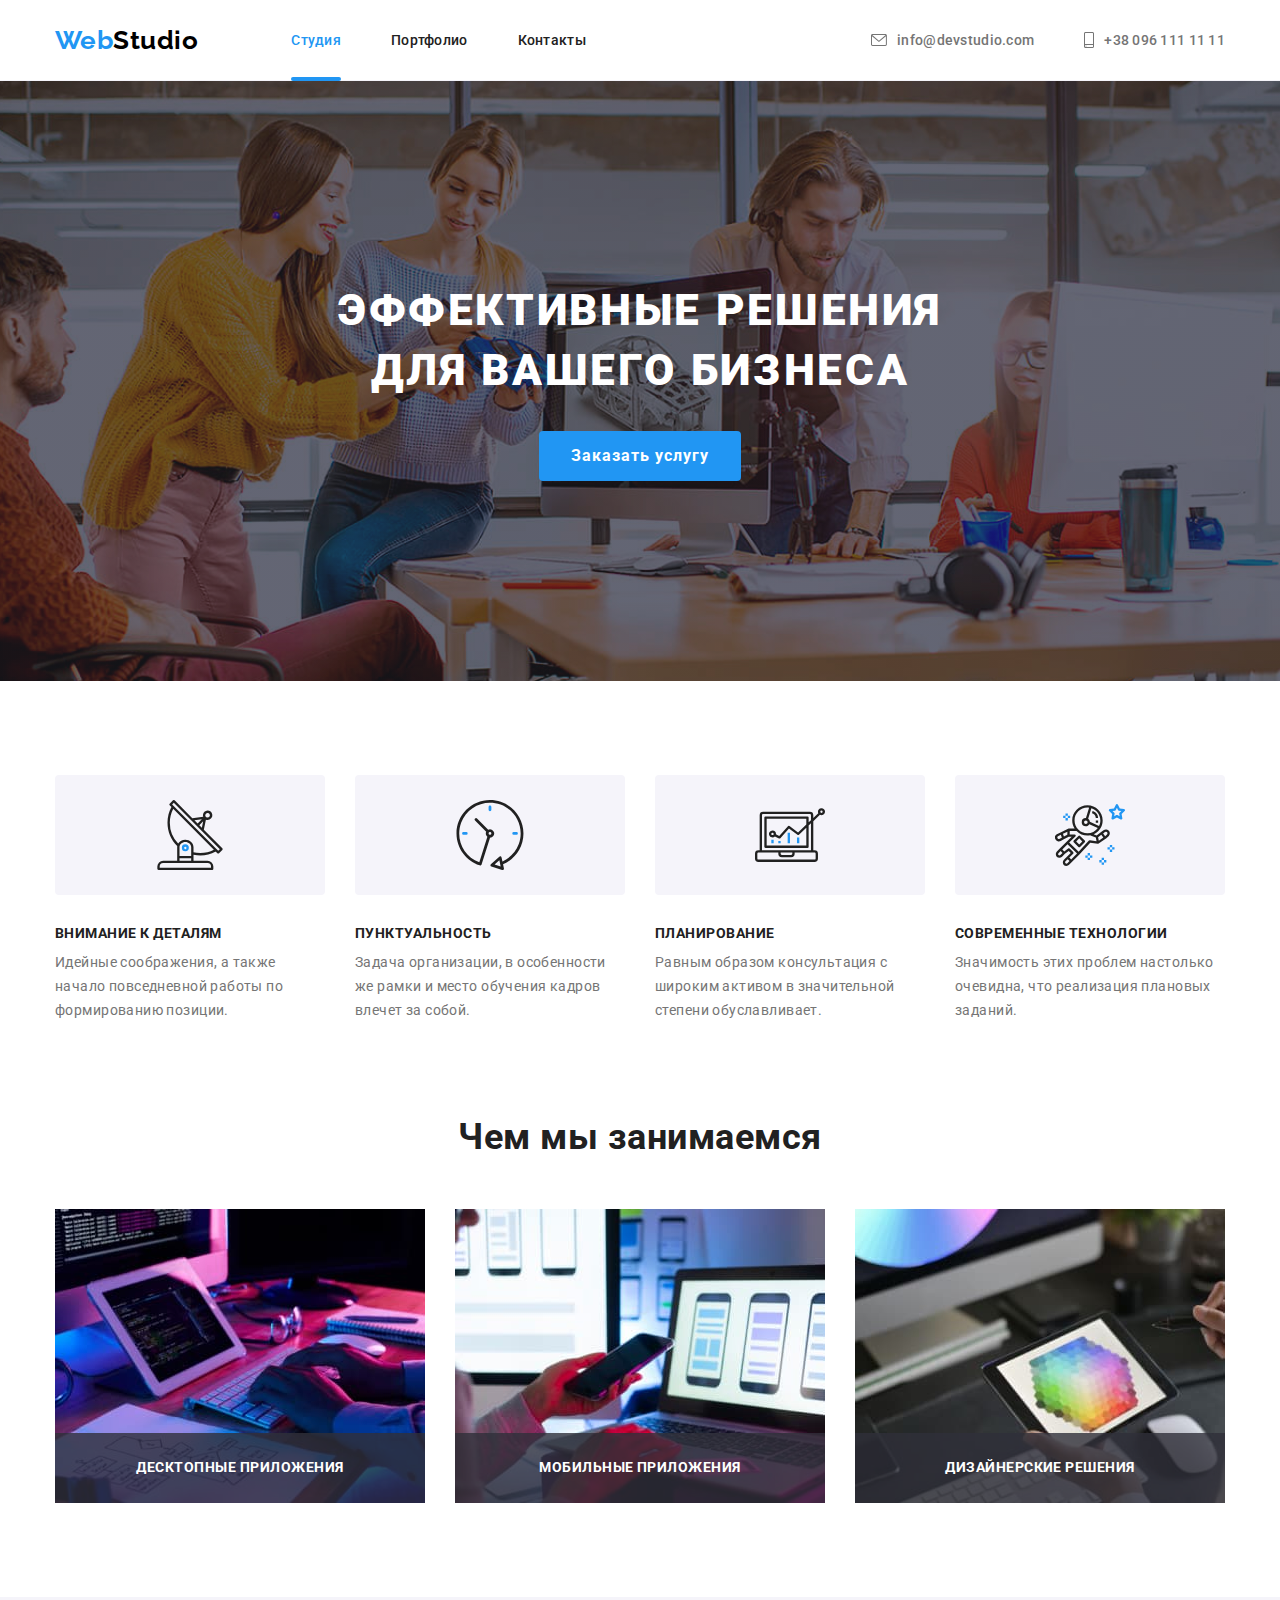
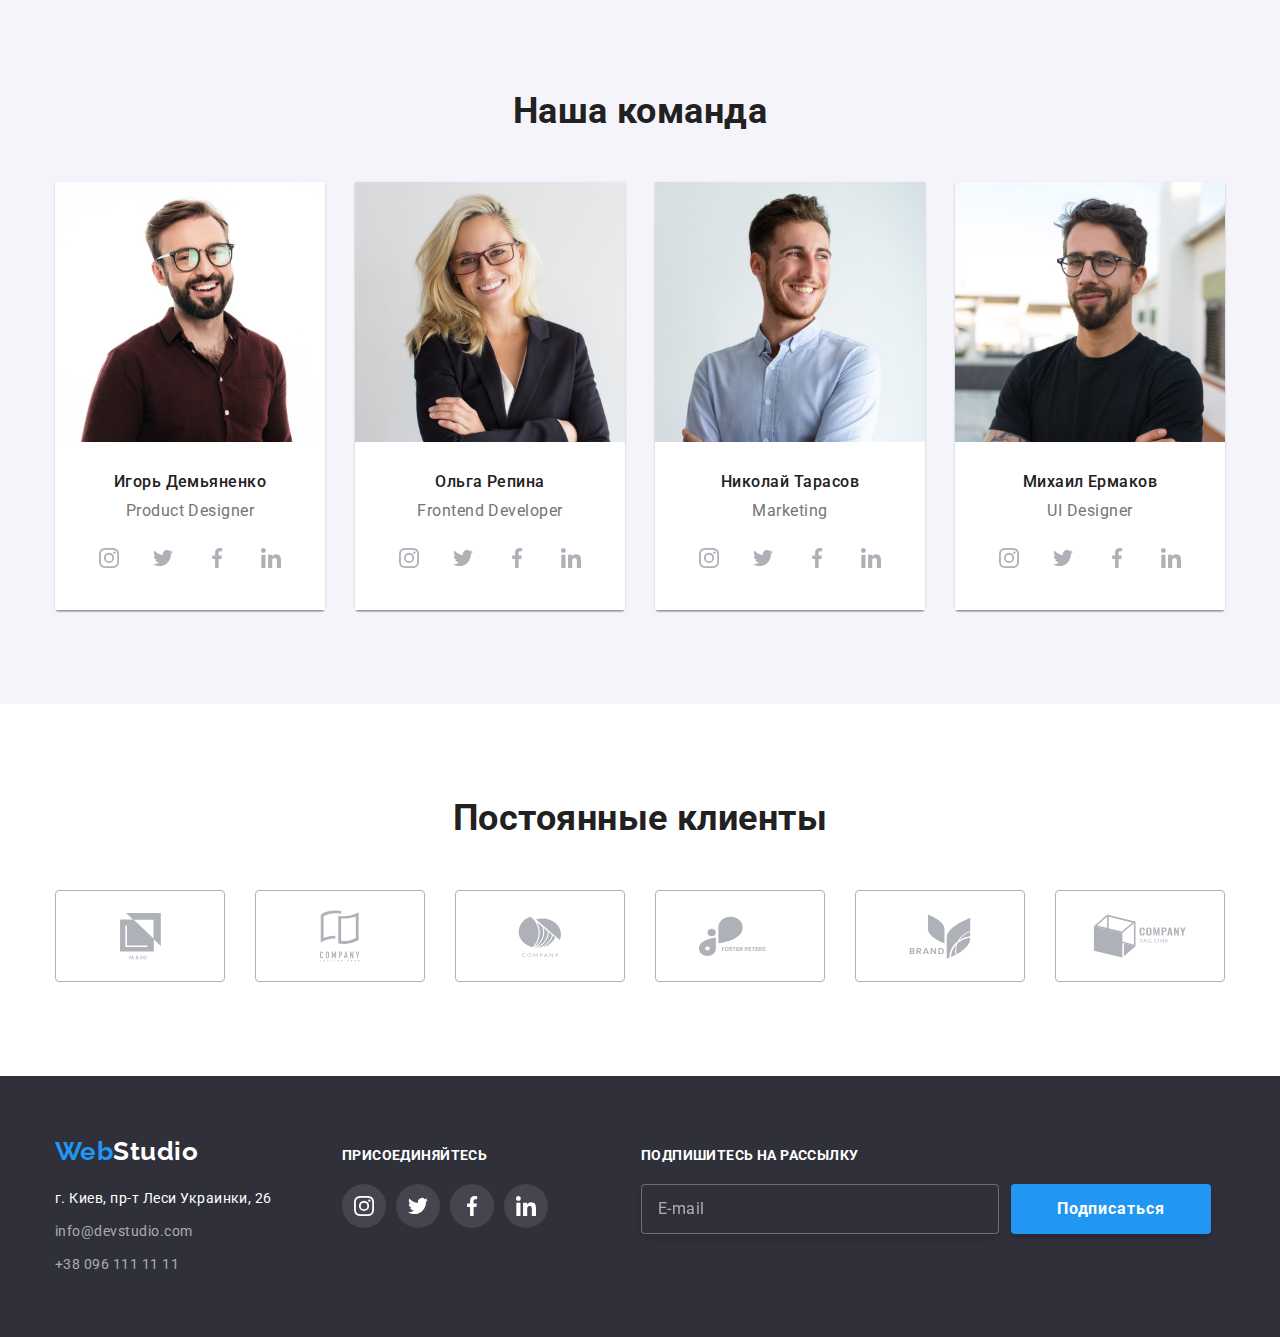
<file: index.html>
<!DOCTYPE html>
<html lang="ru">

<head>
    <meta charset="UTF-8">
    <meta http-equiv="X-UA-Compatible" content="IE=edge">
    <meta name="viewport" content="width=device-width, initial-scale=1.0">
    <title>WebStudio</title>
    <link rel="preconnect" href="https://fonts.googleapis.com">
    <link rel="preconnect" href="https://fonts.gstatic.com" crossorigin>
    <link
        href="https://fonts.googleapis.com/css2?family=Raleway:wght@700&family=Roboto:wght@400;500;700;900&display=swap"
        rel="stylesheet">
    <link rel="stylesheet"
        href="https://cdnjs.cloudflare.com/ajax/libs/modern-normalize/1.1.0/modern-normalize.min.css">
    <link rel="stylesheet" href="./css/styles.css">
</head>

<body>
    <!-- Шапка сайту -->
    <header>

        <div class="container main-nav">

            <a href="./index.html" class="logo link"><span class="logo-web">Web</span>Studio</a>

            <nav>
                <ul class="site-nav list">
                    <li class="item"><a href="./index.html" class="link current">Студия</a></li>
                    <li class="item"><a href="./portfolio.html" class="link">Портфолио</a></li>
                    <li class="item"><a href="" class="link">Контакты</a></li>
                </ul>
            </nav>

            <ul class="contact-nav list">
                <li class="item"><a href="mailto:info@devstudio.com" class="link">
                        <svg class="icon envelope" width="16px" height="12px">
                            <use href="./images/icons.svg#icon-envelope"></use>
                        </svg>
                        info@devstudio.com</a></li>
                <li class="item"><a href="tel:+380961111111" class="link">
                        <svg class="icon smartphone" width="10px" height="16px">
                            <use href="./images/icons.svg#icon-smartphone"></use>
                        </svg>
                        +38 096 111 11 11</a></li>
            </ul>
        </div>

    </header>
    <!-- Уникальний контент -->
    <main>
        <!-- герой -->
        <section class="hero">
            <div class="container">
                <h1 class="hero-title">Эффективные решения<br />для вашего бизнеса</h1>
                <button type="button" class="button" data-modal-open>Заказать услугу</button>
            </div>
        </section>

        <!-- особенности -->
        <section class="section benefits">
            <div class="container">
                <h2 hidden class="section-title">Особенности</h2>

                <ul class="list">
                    <li class="item">
                        <div class="box">
                            <svg width="70px" height="70px">
                                <use href="./images/icons.svg#icon-antenna"></use>
                            </svg>
                        </div>
                        <h3 class="title">Внимание к деталям</h3>
                        <p class="text">Идейные соображения, а также начало повседневной работы по формированию позиции.
                        </p>
                    </li>
                    <li class="item">
                        <div class="box">
                            <svg width="70px" height="70px">
                                <use href="./images/icons.svg#icon-clock"></use>
                            </svg>
                        </div>
                        <h3 class="title">Пунктуальность</h3>
                        <p class="text">Задача организации, в особенности же рамки и место обучения кадров влечет за
                            собой.
                        </p>
                    </li>
                    <li class="item">
                        <div class="box">
                            <svg width="70px" height="70px">
                                <use href="./images/icons.svg#icon-diagram"></use>
                            </svg>
                        </div>
                        <h3 class="title">Планирование</h3>
                        <p class="text">Равным образом консультация с широким активом в значительной степени
                            обуславливает.
                        </p>
                    </li>
                    <li class="item">
                        <div class="box">
                            <svg width="70px" height="70px">
                                <use href="./images/icons.svg#icon-astronaut"></use>
                            </svg>
                        </div>
                        <h3 class="title">Современные технологии</h3>
                        <p class="text">Значимость этих проблем настолько очевидна, что реализация плановых заданий.</p>
                    </li>
                </ul>
            </div>
        </section>

        <!-- Чем мы занимаемся -->
        <section class="section features">
            <div class="container page">
                <h2 class="section-title">Чем мы занимаемся</h2>
                <ul class="list">
                    <li class="item">
                        <img src="./images/box1.jpg" alt="Кто-то набирает код на клавиатуре." width="370">
                        <p class="text">Десктопные приложения</p>
                    </li>
                    <li class="item">
                        <img src="./images/box2.jpg" alt="Кто-то разрабатывает программу для смартфона." width="370">
                        <p class="text">Мобильные приложения</p>
                    </li>
                    <li class="item">
                        <img src="./images/box3.jpg" alt="Кто-то занимается дизайном." width="370">
                        <p class="text">Дизайнерские решения</p>
                    </li>
                </ul>
            </div>
        </section>

        <!-- Наша команда -->
        <section class="section team">
            <div class="container">

                <h2 class="section-title">Наша команда</h2>

                <ul class="list">
                    <li class="item">
                        <img class="image" src="./images/igor.demyanenko.jpg" alt="Игорь Демьяненко" width="270" />
                        <div class="content">
                            <h3 class="title">Игорь Демьяненко</h3>
                            <p class="profession">Product Designer</p>
                            <ul class="list-icon">
                                <li class="item-icon">
                                    <a href="" class="link-icon">
                                        <svg class="icon" width="20px" height="20px">
                                            <use href="./images/icons.svg#icon-instagram"></use>
                                        </svg>
                                    </a>
                                </li>
                                <li class="item-icon">
                                    <a href="" class="link-icon">
                                        <svg class="icon" width="20px" height="20px">
                                            <use href="./images/icons.svg#icon-twitter"></use>
                                        </svg>
                                    </a>
                                </li>
                                <li class="item-icon">
                                    <a href="" class="link-icon">
                                        <svg class="icon" width="20px" height="20px">
                                            <use href="./images/icons.svg#icon-facebook"></use>
                                        </svg>
                                    </a>
                                </li>
                                <li class="item-icon">
                                    <a href="" class="link-icon">
                                        <svg class="icon" width="20px" height="20px">
                                            <use href="./images/icons.svg#icon-linkedin"></use>
                                        </svg>
                                    </a>
                                </li>
                            </ul>
                        </div>
                    </li>

                    <li class="item">
                        <img class="image" src="./images/olga.repina.jpg" alt="Ольга Репина" width="270" />
                        <div class="content">
                            <h3 class="title">Ольга Репина</h3>
                            <p class="profession">Frontend Developer</p>
                            <ul class="list-icon">
                                <li class="item-icon">
                                    <a href="" class="link-icon">
                                        <svg class="icon" width="20px" height="20px">
                                            <use href="./images/icons.svg#icon-instagram"></use>
                                        </svg>
                                    </a>
                                </li>
                                <li class="item-icon">
                                    <a href="" class="link-icon">
                                        <svg class="icon" width="20px" height="20px">
                                            <use href="./images/icons.svg#icon-twitter"></use>
                                        </svg>
                                    </a>
                                </li>
                                <li class="item-icon">
                                    <a href="" class="link-icon">
                                        <svg class="icon" width="20px" height="20px">
                                            <use href="./images/icons.svg#icon-facebook"></use>
                                        </svg>
                                    </a>
                                </li>
                                <li class="item-icon">
                                    <a href="" class="link-icon">
                                        <svg class="icon" width="20px" height="20px">
                                            <use href="./images/icons.svg#icon-linkedin"></use>
                                        </svg>
                                    </a>
                                </li>
                            </ul>
                        </div>
                    </li>

                    <li class="item">
                        <img class="image" src="./images/nikolai.tarasov.jpg" alt="Николай Тарасов" width="270" />
                        <div class="content">
                            <h3 class="title">Николай Тарасов</h3>
                            <p class="profession">Marketing</p>
                            <ul class="list-icon">
                                <li class="item-icon">
                                    <a href="" class="link-icon">
                                        <svg class="icon" width="20px" height="20px">
                                            <use href="./images/icons.svg#icon-instagram"></use>
                                        </svg>
                                    </a>
                                </li>
                                <li class="item-icon">
                                    <a href="" class="link-icon">
                                        <svg class="icon" width="20px" height="20px">
                                            <use href="./images/icons.svg#icon-twitter"></use>
                                        </svg>
                                    </a>
                                </li>
                                <li class="item-icon">
                                    <a href="" class="link-icon">
                                        <svg class="icon" width="20px" height="20px">
                                            <use href="./images/icons.svg#icon-facebook"></use>
                                        </svg>
                                    </a>
                                </li>
                                <li class="item-icon">
                                    <a href="" class="link-icon">
                                        <svg class="icon" width="20px" height="20px">
                                            <use href="./images/icons.svg#icon-linkedin"></use>
                                        </svg>
                                    </a>
                                </li>
                            </ul>
                        </div>
                    </li>

                    <li class="item">
                        <img class="image" src="./images/mikhail.ermakov.jpg" alt="Михаил Ермаков" width="270" />
                        <div class="content">
                            <h3 class="title">Михаил Ермаков</h3>
                            <p class="profession">UI Designer</p>
                            <ul class="list-icon">
                                <li class="item-icon">
                                    <a href="" class="link-icon">
                                        <svg class="icon" width="20px" height="20px">
                                            <use href="./images/icons.svg#icon-instagram"></use>
                                        </svg>
                                    </a>
                                </li>
                                <li class="item-icon">
                                    <a href="" class="link-icon">
                                        <svg class="icon" width="20px" height="20px">
                                            <use href="./images/icons.svg#icon-twitter"></use>
                                        </svg>
                                    </a>
                                </li>
                                <li class="item-icon">
                                    <a href="" class="link-icon">
                                        <svg class="icon" width="20px" height="20px">
                                            <use href="./images/icons.svg#icon-facebook"></use>
                                        </svg>
                                    </a>
                                </li>
                                <li class="item-icon">
                                    <a href="" class="link-icon">
                                        <svg class="icon" width="20px" height="20px">
                                            <use href="./images/icons.svg#icon-linkedin"></use>
                                        </svg>
                                    </a>
                                </li>
                            </ul>
                        </div>
                    </li>
                </ul>
            </div>
        </section>

        <!-- Постоянные клиенты -->
        <section class="section clients">
            <div class="container page">
                <h2 class="section-title">Постоянные клиенты</h2>
                <ul class="list-icon">
                    <li class="item-icon">
                        <a href="" class="link-icon">
                            <svg class="icon" width="41" height="46.7">
                                <use href="./images/icons.svg#icon-ya-co"></use>
                            </svg>
                        </a>
                    </li>
                    <li class="item-icon">
                        <a href="" class="link-icon">
                            <svg class="icon" width="40" height="52">
                                <use href="./images/icons.svg#icon-compani-tagline-here"></use>
                            </svg>
                        </a>
                    </li>
                    <li class="item-icon">
                        <a href="" class="link-icon">
                            <svg class="icon" width="43.46" height="41.18">
                                <use href="./images/icons.svg#icon-company"></use>
                            </svg>
                        </a>
                    </li>
                    <li class="item-icon">
                        <a href="" class="link-icon">
                            <svg class="icon" width="84.44" height="40.62">
                                <use href="./images/icons.svg#icon-foster-peters"></use>
                            </svg>
                        </a>
                    </li>
                    <li class="item-icon">
                        <a href="" class="link-icon">
                            <svg class="icon" width="62.54" height="45.43">
                                <use href="./images/icons.svg#icon-brand"></use>
                            </svg>
                        </a>
                    </li>
                    <li class="item-icon">
                        <a href="" class="link-icon">
                            <svg class="icon" width="93.79" height="43.93">
                                <use href="./images/icons.svg#icon-compani-tag-line"></use>
                            </svg>
                        </a>
                    </li>
                </ul>
            </div>
        </section>
    </main>

    <!-- Модальное окно -->
    <div class="backdrop is-hidden" data-modal>
        <div class="modal">
            <button class="button-close" data-modal-close>
                <svg class="icon-close" width="18px" height="18px">
                    <use href="./images/icons.svg#icon-close"></use>
                </svg>
            </button>

            <form class="form">
                <strong class="title">Оставьте свои данные, мы вам перезвоним</strong>

                <div class="form-field">
                    <label class="label" for="name">Имя</label>
                    <input class="input" type="text" name="name" id="name">
                    <svg class="icon" width="18px" height="18px">
                        <use href="./images/icons.svg#icon-person"></use>
                    </svg>
                </div>

                <div class="form-field">
                    <label class="label" for="tel">Телефон</label>
                    <input class="input" type="tel" name="tel" id="tel">
                    <svg class="icon" width="18px" height="18px">
                        <use href="./images/icons.svg#icon-phone"></use>
                    </svg>
                </div>

                <div class="form-field">
                    <label class="label" for="email">Почта</label>
                    <input class="input" type="email" name="email" id="email">
                    <svg class="icon" width="18px" height="18px">
                        <use href="./images/icons.svg#icon-email"></use>
                    </svg>
                </div>

                <div class="form-field">
                    <label class="label" for="comment">Комментарий</label>
                    <textarea class="comment" name="coment" id="comment" rows="10"
                        placeholder="Введите текст"></textarea>
                </div>

                <div class="form-checkbox">
                    <label class="label-checkbox" for="checkbox">
                        <input class="checkbox" type="checkbox" name="checkbox" id="checkbox">
                        <svg class="icon-check" width="16px" height="15px">
                            <use href="./images/icons.svg#icon-vector"></use>
                        </svg>
                        <svg class="icon-check tick" width="16px" height="15px">
                            <use href="./images/icons.svg#icon-icon-check"></use>
                        </svg>
                        Соглашаюсь с рассылкой и принимаю 
                        <a class="link-checkbox" href="">Условия договора</a>
                    </label>
                </div>

                <button class="button" type="submit">Отправить</button>
            </form>
        </div>
    </div>

    <!-- Подвал -->
    <footer class="footer">
        <div class="container box">
            <div class="main-bloc">
                <a href="./index.html" class="logo-footer link"><span class="logo-web">Web</span>Studio</a>
                <ul class="list">
                    <li class="item addres">г. Киев, пр-т Леси Украинки, 26</li>
                    <li class="item"><a href="mailto:info@devstudio.com" class="contacts link">info@devstudio.com</a>
                    </li>
                    <li class="item"><a href="tel:+380961111111" class="contacts link">+38 096 111 11 11</a></li>
                </ul>
            </div>
            
            <div class="bloc">
                <h2 class="bloc-title">Присоединяйтесь</h2>
            
                <ul class="list-icon">
                    <li class="item-icon">
                        <a href="" class="link-icon">
                            <svg class="icon" width="20px" height="20px">
                                <use href="./images/icons.svg#icon-instagram"></use>
                            </svg>
                        </a>
                    </li>
                    <li class="item-icon">
                        <a href="" class="link-icon">
                            <svg class="icon" width="20px" height="20px">
                                <use href="./images/icons.svg#icon-twitter"></use>
                            </svg>
                        </a>
                    </li>
                    <li class="item-icon">
                        <a href="" class="link-icon">
                            <svg class="icon" width="20px" height="20px">
                                <use href="./images/icons.svg#icon-facebook"></use>
                            </svg>
                        </a>
                    </li>
                    <li class="item-icon">
                        <a href="" class="link-icon">
                            <svg class="icon" width="20px" height="20px">
                                <use href="./images/icons.svg#icon-linkedin"></use>
                            </svg>
                        </a>
                    </li>
                </ul>
            
            </div>
            
            <div class="bloc subscribe">
                <h2 class="bloc-title">Подпишитесь на рассылку</h2>
            
                <form class="form">
                    <input class="form-input" type="email" name="email" placeholder="E-mail">
                    <button class="button" type="submit">
                        Подписаться
                        <svg class="icon" width="24px" height="24px">
                            <use href="./images/icons.svg#icon-send"></use>
                        </svg>
                    </button>
                </form>
            </div>
        </div>
    </footer>


    <script src="./js/modal.js"></script>
</body>

</html>
</file>
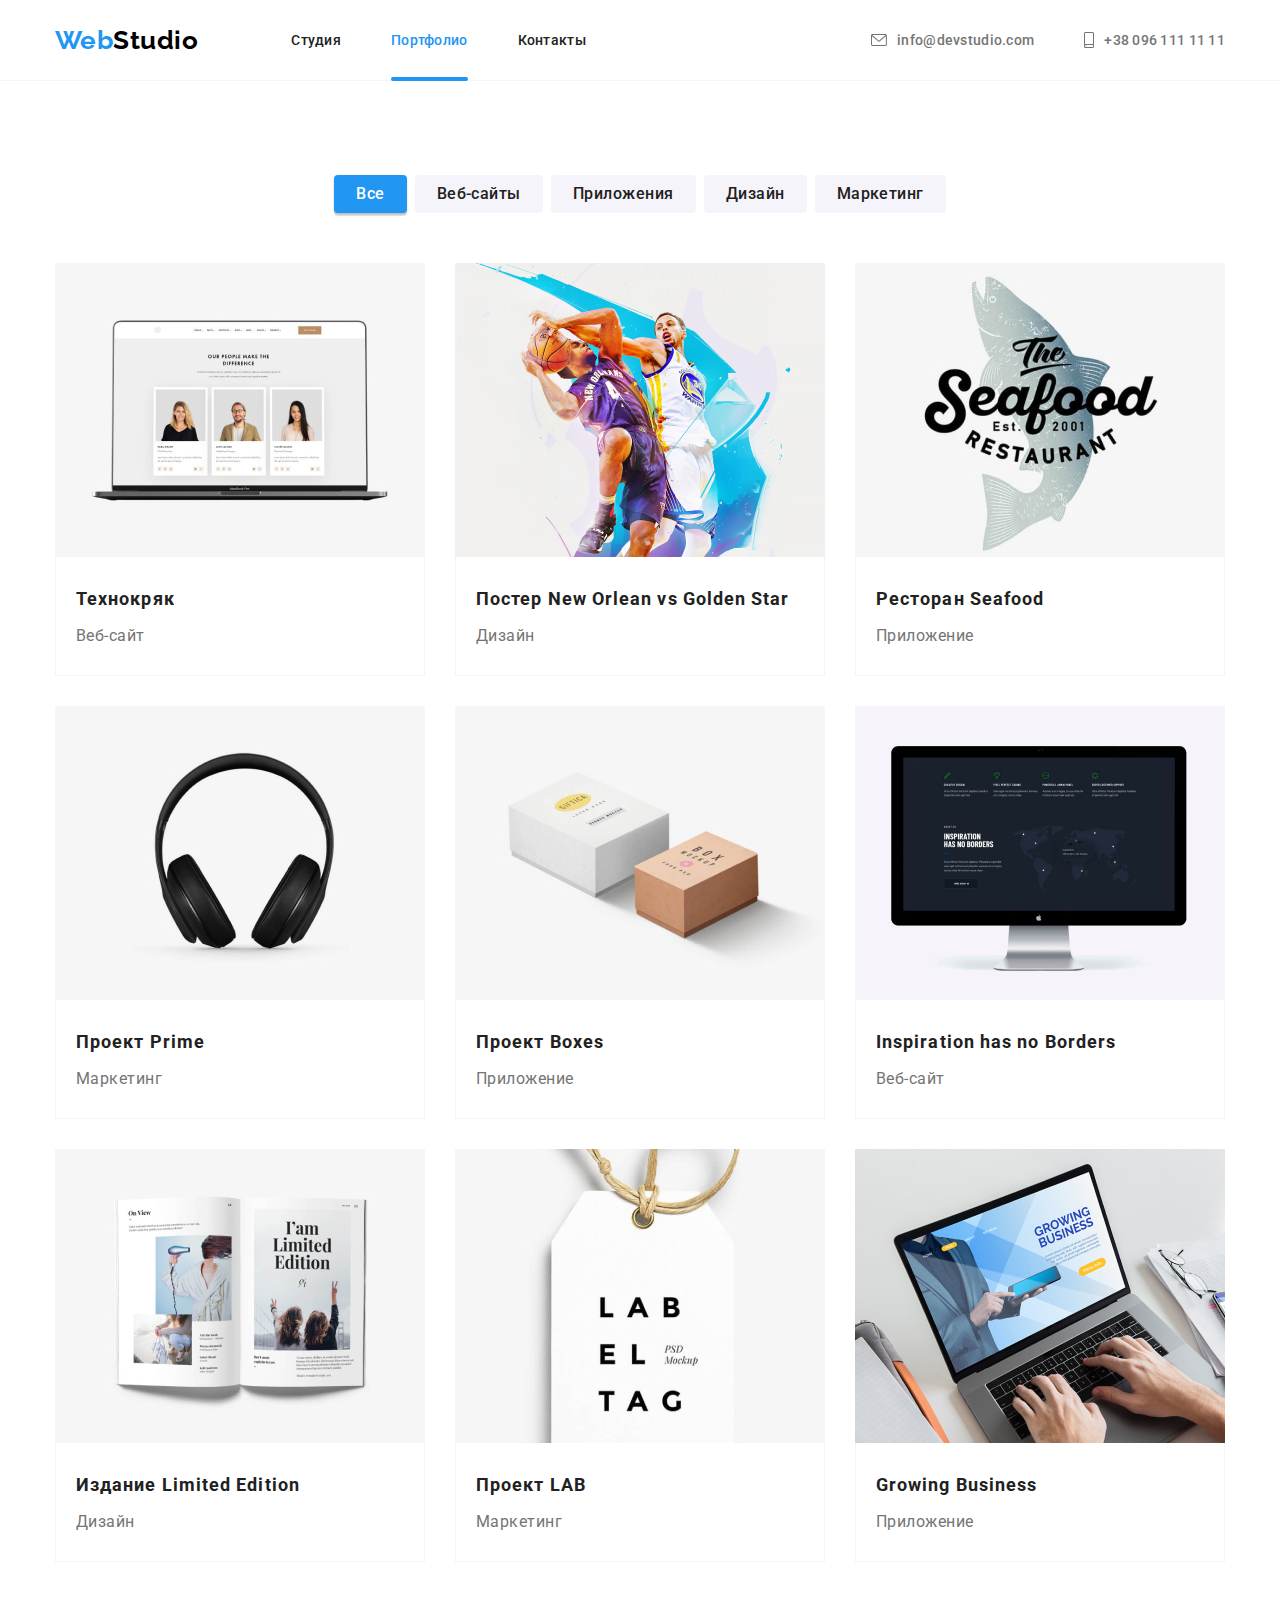
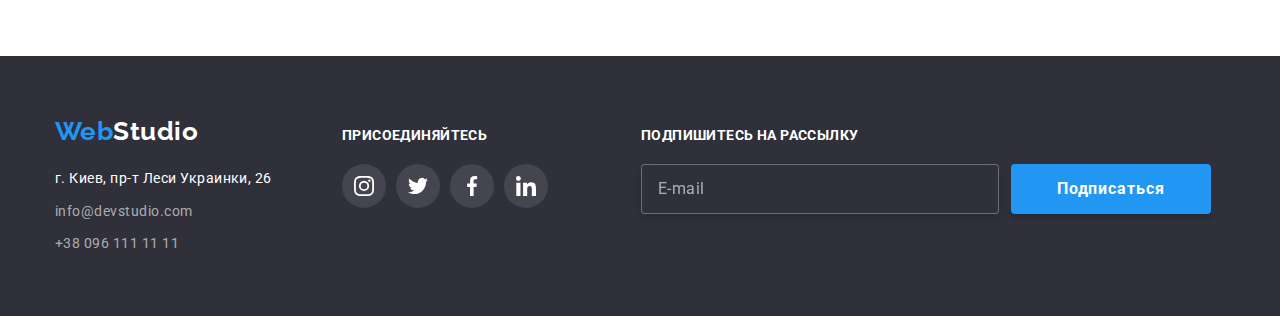
<file: portfolio.html>
<!DOCTYPE html>
<html lang="en">

<head>
    <meta charset="UTF-8">
    <meta http-equiv="X-UA-Compatible" content="IE=edge">
    <meta name="viewport" content="width=device-width, initial-scale=1.0">
    <title>Portfolio</title>
    <link rel="preconnect" href="https://fonts.googleapis.com">
    <link rel="preconnect" href="https://fonts.gstatic.com" crossorigin>
    <link
        href="https://fonts.googleapis.com/css2?family=Raleway:wght@700&family=Roboto:wght@400;500;700;900&display=swap"
        rel="stylesheet">
    <link rel="stylesheet"
        href="https://cdnjs.cloudflare.com/ajax/libs/modern-normalize/1.1.0/modern-normalize.min.css">
    <link rel="stylesheet" href="./css/styles.css">
</head>

<body>
    <!-- Шапка сайту -->
    <header>

        <div class="container main-nav">

            <a href="./index.html" class="logo link"><span class="logo-web">Web</span>Studio</a>
            <nav>
                <ul class="site-nav list">
                    <li class="item"><a href="./index.html" class="link">Студия</a></li>
                    <li class="item"><a href="./portfolio.html" class="link current">Портфолио</a></li>
                    <li class="item"><a href="" class="link">Контакты</a></li>
                </ul>
            </nav>

            <ul class="contact-nav list">
                <li class="item"><a href="mailto:info@devstudio.com" class="link">
                        <svg class="icon envelope" width="16px" height="12px">
                            <use href="./images/icons.svg#icon-envelope"></use>
                        </svg>
                        info@devstudio.com</a></li>
                <li class="item"><a href="tel:+380961111111" class="link">
                        <svg class="icon smartphone" width="10px" height="16px">
                            <use href="./images/icons.svg#icon-smartphone"></use>
                        </svg>
                        +38 096 111 11 11</a></li>
            </ul>
        </div>

    </header>
    <!-- Уникальний контент -->

    <main>
        <section class="section projects">
            <div class="container">
                <h1 class="title" hidden>Католог проектів</h1>

                <ul class="nav">
                    <li class="item"><button type="button" class="button current">Все</button></li>
                    <li class="item"><button type="button" class="button">Веб-сайты</button></li>
                    <li class="item"><button type="button" class="button">Приложения</button></li>
                    <li class="item"><button type="button" class="button">Дизайн</button></li>
                    <li class="item"><button type="button" class="button">Маркетинг</button></li>
                </ul>

                <ul class="projects-list">
                    <li class="item">
                        <a href="" class="link">
                            <div class="projects-thumb">
                                <img src="./images/portfolio/project1.jpg" alt="Логотип проекту" width="370">
                                <div class="overlay">
                                    <p class="podtext">Ресурс предлагает комплексные предложения с разным уровнем
                                        функционала и
                                        сервисов. Все это позволит посетителю получить исчерпывающие сведения о компании
                                        или
                                        частном лице.
                                    </p>
                                </div>
                            </div>
                            <div class="content">
                                <h2 class="title">Технокряк</h2>
                                <p class="text">Веб-сайт</p>
                            </div>
                        </a>

                    </li>
                    <li class="item">
                        <a href="" class="link">
                            <div class="projects-thumb">
                                <img src="./images/portfolio/project2.jpg" alt="Логотип проекту" width="370">
                                <div class="overlay">
                                    <p class="podtext">Ресурс предлагает комплексные предложения с разным уровнем
                                        функционала и
                                        сервисов. Все это позволит посетителю получить исчерпывающие сведения о компании
                                        или
                                        частном лице.
                                    </p>
                                </div>
                            </div>
                            <div class="content">
                                <h2 class="title">Постер New Orlean vs Golden Star</h2>
                                <p class="text">Дизайн</p>
                            </div>
                        </a>
                    </li>
                    <li class="item">
                        <a href="" class="link">
                            <div class="projects-thumb">
                                <img src="./images/portfolio/project3.jpg" alt="Логотип проекту" width="370">
                                <div class="overlay">
                                    <p class="podtext">Ресурс предлагает комплексные предложения с разным уровнем
                                        функционала и
                                        сервисов. Все это позволит посетителю получить исчерпывающие сведения о компании
                                        или
                                        частном лице.
                                    </p>
                                </div>
                            </div>
                            <div class="content">
                                <h2 class="title">Ресторан Seafood</h2>
                                <p class="text">Приложение</p>
                            </div>
                        </a>
                    </li>
                    <li class="item">
                        <a href="" class="link">
                            <div class="projects-thumb">
                                <img src="./images/portfolio/project4.jpg" alt="Логотип проекту" width="370">
                                <div class="overlay">
                                    <p class="podtext">Ресурс предлагает комплексные предложения с разным уровнем
                                        функционала и
                                        сервисов. Все это позволит посетителю получить исчерпывающие сведения о компании
                                        или
                                        частном лице.
                                    </p>
                                </div>
                            </div>
                            <div class="content">
                                <h2 class="title">Проект Prime</h2>
                                <p class="text">Маркетинг</p>
                            </div>
                        </a>
                    </li>
                    <li class="item">
                        <a href="" class="link">
                            <div class="projects-thumb">
                                <img src="./images/portfolio/project5.jpg" alt="Логотип проекту" width="370">
                                <div class="overlay">
                                    <p class="podtext">Ресурс предлагает комплексные предложения с разным уровнем
                                        функционала и
                                        сервисов. Все это позволит посетителю получить исчерпывающие сведения о компании
                                        или
                                        частном лице.
                                    </p>
                                </div>
                            </div>
                            <div class="content">
                                <h2 class="title">Проект Boxes</h2>
                                <p class="text">Приложение</p>
                            </div>
                        </a>
                    </li>
                    <li class="item">
                        <a href="" class="link">
                            <div class="projects-thumb">
                                <img src="./images/portfolio/project6.jpg" alt="Логотип проекту" width="370">
                                <div class="overlay">
                                    <p class="podtext">Ресурс предлагает комплексные предложения с разным уровнем
                                        функционала и
                                        сервисов. Все это позволит посетителю получить исчерпывающие сведения о компании
                                        или
                                        частном лице.
                                    </p>
                                </div>
                            </div>
                            <div class="content">
                                <h2 class="title">Inspiration has no Borders</h2>
                                <p class="text">Веб-сайт</p>
                            </div>
                        </a>
                    </li>
                    <li class="item">
                        <a href="" class="link">
                            <div class="projects-thumb">
                                <img src="./images/portfolio/project7.jpg" alt="Логотип проекту" width="370">
                                <div class="overlay">
                                    <p class="podtext">Ресурс предлагает комплексные предложения с разным уровнем
                                        функционала и
                                        сервисов. Все это позволит посетителю получить исчерпывающие сведения о компании
                                        или
                                        частном лице.
                                    </p>
                                </div>
                            </div>
                            <div class="content">
                                <h2 class="title">Издание Limited Edition</h2>
                                <p class="text">Дизайн</p>
                            </div>
                        </a>
                    </li>
                    <li class="item">
                        <a href="" class="link">
                            <div class="projects-thumb">
                                <img src="./images/portfolio/project8.jpg" alt="Логотип проекту" width="370">
                                <div class="overlay">
                                    <p class="podtext">Ресурс предлагает комплексные предложения с разным уровнем
                                        функционала и
                                        сервисов. Все это позволит посетителю получить исчерпывающие сведения о компании
                                        или
                                        частном лице.
                                    </p>
                                </div>
                            </div>
                            <div class="content">
                                <h2 class="title">Проект LAB</h2>
                                <p class="text">Маркетинг</p>
                            </div>
                        </a>
                    </li>
                    <li class="item">
                        <a href="" class="link">
                            <div class="projects-thumb">
                                <img src="./images/portfolio/project9.jpg" alt="Логотип проекту" width="370">
                                <div class="overlay">
                                    <p class="podtext">Ресурс предлагает комплексные предложения с разным уровнем
                                        функционала и
                                        сервисов. Все это позволит посетителю получить исчерпывающие сведения о компании
                                        или
                                        частном лице.
                                    </p>
                                </div>
                            </div>
                            <div class="content">
                                <h2 class="title">Growing Business</h2>
                                <p class="text">Приложение</p>
                            </div>
                        </a>
                    </li>
                </ul>
            </div>
        </section>
    </main>

    <!-- Подвал -->
    <footer class="footer">
        <div class="container">
            <div class="box">
                <div class="main-bloc">
                    <a href="./index.html" class="logo-footer link"><span class="logo-web">Web</span>Studio</a>
                    <ul class="list">
                        <li class="item addres">г. Киев, пр-т Леси Украинки, 26</li>
                        <li class="item"><a href="mailto:info@devstudio.com"
                                class="contacts link">info@devstudio.com</a>
                        </li>
                        <li class="item"><a href="tel:+380961111111" class="contacts link">+38 096 111 11 11</a></li>
                    </ul>
                </div>

                <div class="bloc">
                    <h2 class="bloc-title">Присоединяйтесь</h2>

                    <ul class="list-icon">
                        <li class="item-icon">
                            <a href="" class="link-icon">
                                <svg class="icon" width="20px" height="20px">
                                    <use href="./images/icons.svg#icon-instagram"></use>
                                </svg>
                            </a>
                        </li>
                        <li class="item-icon">
                            <a href="" class="link-icon">
                                <svg class="icon" width="20px" height="20px">
                                    <use href="./images/icons.svg#icon-twitter"></use>
                                </svg>
                            </a>
                        </li>
                        <li class="item-icon">
                            <a href="" class="link-icon">
                                <svg class="icon" width="20px" height="20px">
                                    <use href="./images/icons.svg#icon-facebook"></use>
                                </svg>
                            </a>
                        </li>
                        <li class="item-icon">
                            <a href="" class="link-icon">
                                <svg class="icon" width="20px" height="20px">
                                    <use href="./images/icons.svg#icon-linkedin"></use>
                                </svg>
                            </a>
                        </li>
                    </ul>

                </div>

                <div class="bloc subscribe">
                    <h2 class="bloc-title">Подпишитесь на рассылку</h2>

                    <form class="form">
                        <input class="form-input" type="email" name="email" id="email" placeholder="E-mail">
                        <button class="button" type="submit">
                            Подписаться
                            <svg class="icon" width="24px" height="24px">
                                <use href="./images/icons.svg#icon-send"></use>
                            </svg>
                        </button>
                    </form>
                </div>
            </div>
        </div>
    </footer>
</body>

</html>
</file>
<file: css/styles.css>
:root {
    --primary-white-color: #ffffff;
    --primary-site-color: #2196F3;

    --logo-primary-color: #ffffff;
    --logo-secondary-color: #000000;

    --primary-text-color: #212121;
    --secondary-text-color: #757575;

    --primary-bg-color: #2F303A;
    --secondary-bg-color: #f5f4fA;

    --primary-icon-color: #AFB1B8;
}

/* body */

body {
    background-color: var(--logo-primary-color);
    color: var(--primary-text-color);

    font-family: Roboto, sans-serif;
    letter-spacing: 0.03em;
}

/* container */

.container {
    margin-left: auto;
    margin-right: auto;
    width: 1200px;
    padding-left: 15px;
    padding-right: 15px;
}

/* section */

.section {
    padding: 94px 0;
}

.section-title {
    margin: 0;
    margin-bottom: 50px;
    color: var(--primary-text-color);

    font-weight: 700;
    font-size: 36px;
    line-height: 1.16;
    text-align: center;
}







/* HEAGER */

header {
    border-bottom: 1px solid var(--secondary-bg-color);
}

.main-nav {
    display: flex;
    align-items: center;
}

.logo.link,
.logo-footer.link {
    font-family: Raleway, sans-serif;
    font-weight: 700;
    font-size: 26px;
    line-height: 1.19;
}

/* .section .list {
    list-style: none;

    font-weight: 500;
    font-size: 14px;
    line-height: 1.14;
    letter-spacing: 0.02em;
} */

.link {
    text-decoration: none;
}

.list {
    list-style: none;
    padding: 0;
    margin: 0;
}

.logo {
    color: var(--logo-secondary-color);
}

.logo-web {
    color: var(--primary-site-color);
}

/* site nav */
.site-nav {
    margin-left: 93px;
}

.site-nav,
.contact-nav {
    display: flex;

    font-weight: 500;
    font-size: 14px;
    line-height: 16px;
    letter-spacing: 0.02em;
}

.site-nav .item:not(:last-child),
.contact-nav .item:not(:last-child) {
    margin-right: 50px;
}

.site-nav .link {
    color: var(--primary-text-color);

    transition: color 250ms cubic-bezier(0.4, 0, 0.2, 1);

    display: block;
    padding-top: 32px;
    padding-bottom: 32px;

    
}

.site-nav .item {
    position: relative;
}

.site-nav .link.current {
    color: var(--primary-site-color);
}

.site-nav .link.current::after {
    position: absolute;
    display: inline-block;


    content: '';
    left: 0;
    bottom: -1px;
    width: 100%;
    height: 4px;
    background-color: var(--primary-site-color);
    border-radius: 2px;
}

.site-nav .link:hover,
.site-nav .link:focus {
    color: var(--primary-site-color);
}

/* contact nav */
.contact-nav {
    margin-left: auto;
}

.contact-nav .link {
    transition: color 250ms cubic-bezier(0.4, 0, 0.2, 1);

    display: inline-flex;
    align-items: center;
    padding-top: 32px;
    padding-bottom: 32px;

    color: var(--secondary-text-color);
}

.contact-nav .icon {
    fill: currentColor;
}

.contact-nav .link:hover,
.contact-nav .link:focus {
    color: var(--primary-site-color);
}

.contact-nav .item {
    display: inline-flex;
    align-items: center;
}

.contact-nav .icon {
    margin-right: 10px;
}






/* WEBSTUDIO */

/*hero*/

.hero {
    max-width: 1600px;
    height: 600px;
    margin-left: auto;
    margin-right: auto;
    background-color: #C4C4C4;
    background-image: linear-gradient(to right,
            rgba(47, 48, 58, 0.4),
            rgba(47, 48, 58, 0.4)),
        url("../images/img-hero.svg");
    background-position: center;
    text-align: center;
    padding: 200px 0;
}

.hero-title {
    margin: 0;
    margin-bottom: 30px;
    color: var(--primary-white-color);

    font-weight: 900;
    font-size: 44px;
    line-height: 1.36;
    letter-spacing: 0.06em;
    text-transform: uppercase;
}

.hero .button {
    transition: background-color 250ms cubic-bezier(0.4, 0, 0.2, 1),
        box-shadow 250ms cubic-bezier(0.4, 0, 0.2, 1);

    display: inline-block;
    border-radius: 4px;
    padding: 10px 32px;
    border: 0;

    cursor: pointer;

    color: var(--primary-white-color);
    background-color: var(--primary-site-color);
    border-color: transparent;

    font-weight: 700;
    font-size: 16px;
    line-height: 1.87;
    letter-spacing: 0.06em;
    text-align: center;
}

.hero .button:hover {
    background-color: #188CE8;
    box-shadow: 0px 4px 4px rgba(0, 0, 0, 0.15);
}

/* benefits */

.benefits .item {
    max-width: 270px;
}

.benefits .list {
    display: flex;
    flex-wrap: wrap;
}

.benefits .item:not(:nth-child(4n)) {
    margin-right: 30px;
}

.benefits .item:not(:nth-last-child(-n + 4)) {
    margin-bottom: 10px;
}

.benefits .box {
    display: inline-flex;
    align-items: center;
    justify-content: center;
    width: 270px;
    height: 120px;
    margin-bottom: 30px;
    background-color: var(--secondary-bg-color);
    border-radius: 4px;
}

.benefits .title {
    margin: 0;
    margin-bottom: 10px;

    color: var(--primary-text-color);

    font-weight: 700;
    font-size: 14px;
    text-transform: uppercase;
}

.benefits .text {
    margin-top: 0;
    margin-bottom: 0;

    color: var(--secondary-text-color);

    font-weight: 400;
    font-size: 14px;
    line-height: 1.71;
    letter-spacing: 0.03em;
}

/* features */

.section.features {
    padding-top: 0;
}

.features img {
    display: block;
}

.features .list {
    display: flex;
    flex-wrap: wrap;
}

.features .item:not(:nth-child(3n)) {
    margin-right: 30px;
}

.features .item:not(:nth-last-child(-n + 3)) {
    margin-bottom: 30px;
}

.features .item {
    position: relative;
}

.features .text {
    position: absolute;
    bottom: 0;
    width: 100%;
    height: 70px;
    display: flex;
    justify-content: center;
    align-items: center;


    background-color: rgba(47, 48, 58, 0.8);

    color: var(--primary-white-color);

    margin: 0;
    font-weight: 700;
    font-size: 14px;
    line-height: 1.14;
    text-transform: uppercase;
}

/*team */

.team {
    background-color: var(--secondary-bg-color);
    text-align: center;
}

.team .list {
    display: flex;
    flex-wrap: wrap;
}

.team .image {
    display: block;
}

.team .item {
    box-shadow: 0px 1px 3px rgba(0, 0, 0, 0.12), 0px 1px 1px rgba(0, 0, 0, 0.14), 0px 2px 1px rgba(0, 0, 0, 0.2);
    border-radius: 0px 0px 4px 4px;
    max-width: 270px;
    text-align: center;
}

.team .item:not(:nth-child(4n)) {
    margin-right: 30px;
}

.team .item:not(:nth-last-child(-n + 4)) {
    margin-bottom: 30px;
}

.team .content {
    background-color: var(--logo-primary-color);
    padding: 30px 0;
}

.team .title {
    margin: 0;
    margin-bottom: 10px;

    color: var(--primary-text-color);
    font-weight: 500;
    font-size: 16px;
    line-height: 1.19;
}

.list .profession {
    margin: 0;
    margin-bottom: 16px;

    color: var(--secondary-text-color);
    font-size: 16px;
    line-height: 1.19;

}

.team .list-icon {
    display: inline-flex;
    list-style: none;
    margin: 0;
    padding: 0;
}

.team .link-icon {
    transition: background-color 250ms cubic-bezier(0.4, 0, 0.2, 1),
        color 250ms cubic-bezier(0.4, 0, 0.2, 1);

    display: inline-flex;
    align-items: center;
    justify-content: center;
    width: 44px;
    height: 44px;
    background-color: var(--primary-white-color);
    border-radius: 50%;
    color: var(--primary-icon-color);
}

.team .icon {
    fill: currentColor;
}

.team .link-icon:hover {
    background-color: var(--primary-site-color);
    color: var(--primary-white-color);
}

.team .item-icon:not(:last-child) {
    margin-right: 10px;
}

/* Постоянные клиенты */

.clients .list-icon {
    display: inline-flex;
    list-style: none;
    margin: 0;
    padding: 0;
}

.clients .link-icon {
    transition: border 250ms cubic-bezier(0.4, 0, 0.2, 1),
        color 250ms cubic-bezier(0.4, 0, 0.2, 1);

    display: inline-flex;
    align-items: center;
    justify-content: center;
    width: 170px;
    height: 92px;
    background-color: var(--primary-white-color);
    border: 1px solid var(--primary-icon-color);
    border-radius: 4px;
    color: var(--primary-icon-color);
}

.clients .icon {
    fill: currentColor;
}

.clients .link-icon:hover {
    border: 1px solid var(--primary-site-color);
    color: var(--primary-site-color);

}

.clients .item-icon:not(:last-child) {
    margin-right: 30px;
}

/* Модальное окно */

.backdrop {
    position: fixed;
    top: 0;
    left: 0;
    width: 100vw;
    height: 100vh;
    background: rgba(0, 0, 0, 0.2);

    opacity: 1;
    transition: opacity 250ms cubic-bezier(0.4, 0, 0.2, 1);
}

.backdrop.is-hidden {
    opacity: 0;
    pointer-events: none;
}

.backdrop.is-hidden .modal {
    transform: translate(-50%, -50%) scale(0.9);
}

.modal {
    position: absolute;
    top: 50%;
    left: 50%;
    transform: translate(-50%, -50%) scale(1);
    transition: transform 250ms cubic-bezier(0.4, 0, 0.2, 1);

    overflow: auto;

    min-width: 528px;
    min-height: 581px;

    background: var(--primary-white-color);
    box-shadow: 0px 1px 3px rgba(0, 0, 0, 0.12), 0px 1px 1px rgba(0, 0, 0, 0.14), 0px 2px 1px rgba(0, 0, 0, 0.2);
    border-radius: 4px;
}

.backdrop .button-close {
    position: absolute;
    top: 8px;
    right: 8px;

    width: 30px;
    height: 30px;

    background: var(--primary-white-color);
    border: 1px solid rgba(0, 0, 0, 0.1);
    border-radius: 50%;
    cursor: pointer;

    display: flex;
    justify-content: center;
    align-items: center;

    color: #000000;
}

.icon-close{ 
    fill: currentColor;
}

.backdrop .button-close:hover{
    color: var(--primary-site-color);
}

.modal .form {
    display: inline-flex;
    flex-direction: column;
    justify-content: center;
    padding: 40px 39px 40px 41px;
}

.form .title {
    display: block;

    margin-bottom: 12px;

    color: var(--primary-text-color);

    font-weight: 700;
    font-size: 20px;
    line-height: 23px;
    text-align: center;
}

.form .form-field {
    position: relative;
    display: flex;
    flex-direction: column;

    margin-bottom: 10px;
}

.modal .form .label {
    margin-bottom: 4px;

    font-weight: 400;
    font-size: 12px;
    line-height: 1.17;
    letter-spacing: 0.01em;

    color: var(--secondary-text-color);
}

.modal .form .input {
    padding: 12px 42px;

    border: 0;
    outline: 1px solid rgba(33, 33, 33, 0.2);
    border-radius: 4px;
}

.form .input:focus-visible,
.form .comment:focus-visible {
    outline: 1px solid var(--primary-site-color);
}

.input:focus-visible + .icon{
    fill: var(--primary-site-color);
}
.form .comment {
    width: 448px;
    height: 120px;
    padding: 12px 16px;

    resize: none;

    border: 0;
    outline: 1px solid rgba(33, 33, 33, 0.2);
    border-radius: 4px;
}

.form .icon {
    position: absolute;

    left: 12px;
    bottom: 11px;


}

.form .comment::placeholder {
    font-weight: 400;
    font-size: 14px;
    line-height: 16px;
    letter-spacing: 0.01em;

    color: rgba(117, 117, 117, 0.5);
}


.form .label-checkbox{
    position: relative;
    padding-left: 25px;

    font-weight: 400;
    font-size: 14px;
    line-height: 1.71;
    
    color: var(--secondary-text-color);
}

.form .form-checkbox {
    margin-top: 20px;
    margin-bottom: 30px;
    display: flex;
    justify-content: center;
    align-items: center;
}

.form .checkbox {
    position: absolute;
    width: 1px;
    height: 1px;
    margin: -1px;
    border: 0;
    padding: 0;
    clip: rect(0 0 0 0);
    overflow: hidden;
}

.form .icon-check{
    position: absolute;

    top: 50%;
    transform: translateY(-50%) translateX(-25px);

}

.form .icon-check.tick {
    transition: opacity 250ms cubic-bezier(0.4, 0, 0.2, 1);
    opacity: 0;
}

.form .checkbox:checked~.icon-check.tick {
    opacity: 1;
}


.form .link-checkbox {
    color: var(--primary-site-color);
}

.form .button {
    transition: background-color 250ms cubic-bezier(0.4, 0, 0.2, 1);

    display: flex;
    justify-content: center;
    align-items: center;

    width: 200px;
    height: 50px;

    margin: auto;
    padding: 0;
    border: 0;
    box-shadow: 0px 4px 4px rgba(0, 0, 0, 0.15);

    cursor: pointer;

    color: var(--primary-white-color);
    background-color: var(--primary-site-color);
    border-color: transparent;
    border-radius: 4px;

    font-weight: 700;
    font-size: 16px;
    line-height: 1.87;
    letter-spacing: 0.06em;
}

.form .button:hover {
    background-color: #188CE8;
}




/* PORTFOLIO */

/* main */

.projects {
    font-family: Roboto, sans-serif;
    letter-spacing: 0.03em;
}

.projects .nav {
    justify-content: center;
    list-style: none;
    margin-top: 0;
    padding: 0;
    display: flex;
    margin-bottom: 50px;
}

.projects .button {
    transition: color 250ms cubic-bezier(0.4, 0, 0.2, 1),
        background-color 250ms cubic-bezier(0.4, 0, 0.2, 1),
        box-shadow 250ms cubic-bezier(0.4, 0, 0.2, 1);

    display: inline-block;
    border-radius: 4px;
    padding: 6px 22px;
    border: 0;
    cursor: pointer;

    color: var(--primary-text-color);
    background-color: var(--secondary-bg-color);
    border-color: transparent;

    font-family: Roboto, sans-serif;
    font-weight: 500;
    font-size: 16px;
    line-height: 1.62;
    letter-spacing: 0.03em;
    text-align: center;

}

.nav .item {
    margin-right: 8px;
}

.nav .item:last-child {
    margin-right: 0;
}

.projects .button.current,
.projects .button:hover,
.projects .button:focus {
    color: var(--primary-white-color);
    background-color: var(--primary-site-color);
    box-shadow: 0px 3px 1px rgba(0, 0, 0, 0.1), 0px 1px 2px rgba(0, 0, 0, 0.08), 0px 2px 2px rgba(0, 0, 0, 0.12);
}


/* list */

.projects .projects-list {
    margin: 0;
    padding: 0;
    display: flex;
    flex-wrap: wrap;

    list-style: none;
    text-decoration: none;
}

.projects .content {
    padding: 24px 20px;
    border: 1px solid var(--secondary-bg-color);
    border-top: 0;
}

.projects img {
    display: block;
}

.projects-list .item:not(:nth-child(3n)) {
    margin-right: 30px;
}

.projects-list .item:not(:nth-last-child(-n + 3)) {
    margin-bottom: 30px;
}


.projects .title {
    margin-top: 0;
    margin-bottom: 4px;
    color: var(--primary-text-color);

    font-weight: 700;
    font-size: 18px;
    line-height: 2;
    letter-spacing: 0.06em;
}

.projects .link {
    text-decoration: none;
}

.projects-thumb {
    overflow: hidden;
    position: relative;
}

.projects .overlay {
    background-color: rgba(33, 150, 243, 0.9);
    ;
    position: absolute;
    width: 100%;
    height: 100%;
    top: 0;
    padding: 63px 24px;

    transform: translateY(100%);
    transition: transform 250ms cubic-bezier(0.4, 0, 0.2, 1);


}

.projects .link:hover .overlay {
    transform: translateY(0%);
}

.projects .podtext {
    color: var(--primary-white-color);

    font-weight: 400;
    font-size: 18px;
    line-height: 1.55;
}

.projects .text {
    margin-top: 0;
    margin-bottom: 0;
    color: var(--secondary-text-color);

    font-weight: 400;
    font-size: 16px;
    line-height: 1.87;
}

.projects .link {
    transition: box-shadow 250ms cubic-bezier(0.4, 0, 0.2, 1);

    display: inline-block;
}

.projects .link:hover {
    box-shadow: 0px 1px 1px rgba(0, 0, 0, 0.12), 0px 4px 4px rgba(0, 0, 0, 0.06), 1px 4px 6px rgba(0, 0, 0, 0.16);
}










/* FOOTER */

.footer {
    background-color: var(--primary-bg-color);
    font-size: 14px;
    line-height: 1.71;
    padding-top: 60px;
    padding-bottom: 60px;
}

.footer .box {
    display: flex;
    align-items: baseline;
}

.footer .list {
    list-style: none;
}

.logo-footer {
    display: inline-block;

    margin-bottom: 20px;

    color: var(--primary-white-color);
}

.addres {
    color: var(--primary-white-color);
}

.contacts {
    transition: color 250ms cubic-bezier(0.4, 0, 0.2, 1);

    color: rgba(255, 255, 255, 0.6);
}

.contacts.link:hover,
.contacts.link:focus {
    color: var(--primary-site-color);
}

.footer .item:not(:last-child) {
    margin-bottom: 9px;
}

/* присоединяйтесь */

.footer .main-bloc {
    margin-right: 70px;
}

.footer .list-icon {
    display: inline-flex;
    list-style: none;
    margin: 0;
    padding: 0;
}

.footer .link-icon {
    transition: background-color 250ms cubic-bezier(0.4, 0, 0.2, 1),
        color 250ms cubic-bezier(0.4, 0, 0.2, 1);

    display: inline-flex;
    align-items: center;
    justify-content: center;
    width: 44px;
    height: 44px;
    background-color: rgba(255, 255, 255, 0.1);

    border-radius: 50%;
    color: var(--primary-white-color);
}

.footer .icon {
    fill: currentColor;
}

.footer .link-icon:hover {
    background-color: var(--primary-site-color);
}

.footer .item-icon:not(:last-child) {
    margin-right: 10px;
}

.footer .bloc-title {
    margin: 0;
    margin-bottom: 20px;

    color: var(--primary-white-color);
    font-weight: 700;
    font-size: 14px;
    line-height: 1.14;
    letter-spacing: 0.03em;
    text-transform: uppercase;
}

/* Подпишитесь */

.footer .bloc.subscribe {
    margin-left: 93px;
}

.footer .subscribe .form {
    display: flex;
}

.footer .form-input {
    width: 358px;
    height: 50px;
    padding-left: 16px;

    border: 1px solid rgba(255, 255, 255, 0.3);
    filter: drop-shadow(0px 4px 4px rgba(0, 0, 0, 0.15));
    border-radius: 4px;

    background-color: var(--primary-bg-color);
    color: var(--primary-white-color);

    font-weight: 700;
    font-size: 14px;
    line-height: 1.14;
    letter-spacing: 0.03em;
}

.footer .form-input::placeholder {
    font-weight: 400;
    font-size: 16px;
    line-height: 1.25;

    color: rgba(255, 255, 255, 0.6);
}

.footer .button {
    transition: background-color 250ms cubic-bezier(0.4, 0, 0.2, 1);

    display: flex;
    justify-content: center;
    align-items: center;

    width: 200px;
    height: 50px;

    margin-left: 12px;
    padding: 0;
    border: 0;

    cursor: pointer;

    color: var(--primary-white-color);
    background-color: var(--primary-site-color);
    box-shadow: 0px 4px 4px rgba(0, 0, 0, 0.15);
    border-color: transparent;
    border-radius: 4px;

    font-weight: 700;
    font-size: 16px;
    line-height: 1.87;
    letter-spacing: 0.06em;
}

.footer .button:hover {
    background-color: #188CE8;
}

.footer .subscribe .icon {
    margin-left: 10px;
}
</file>
